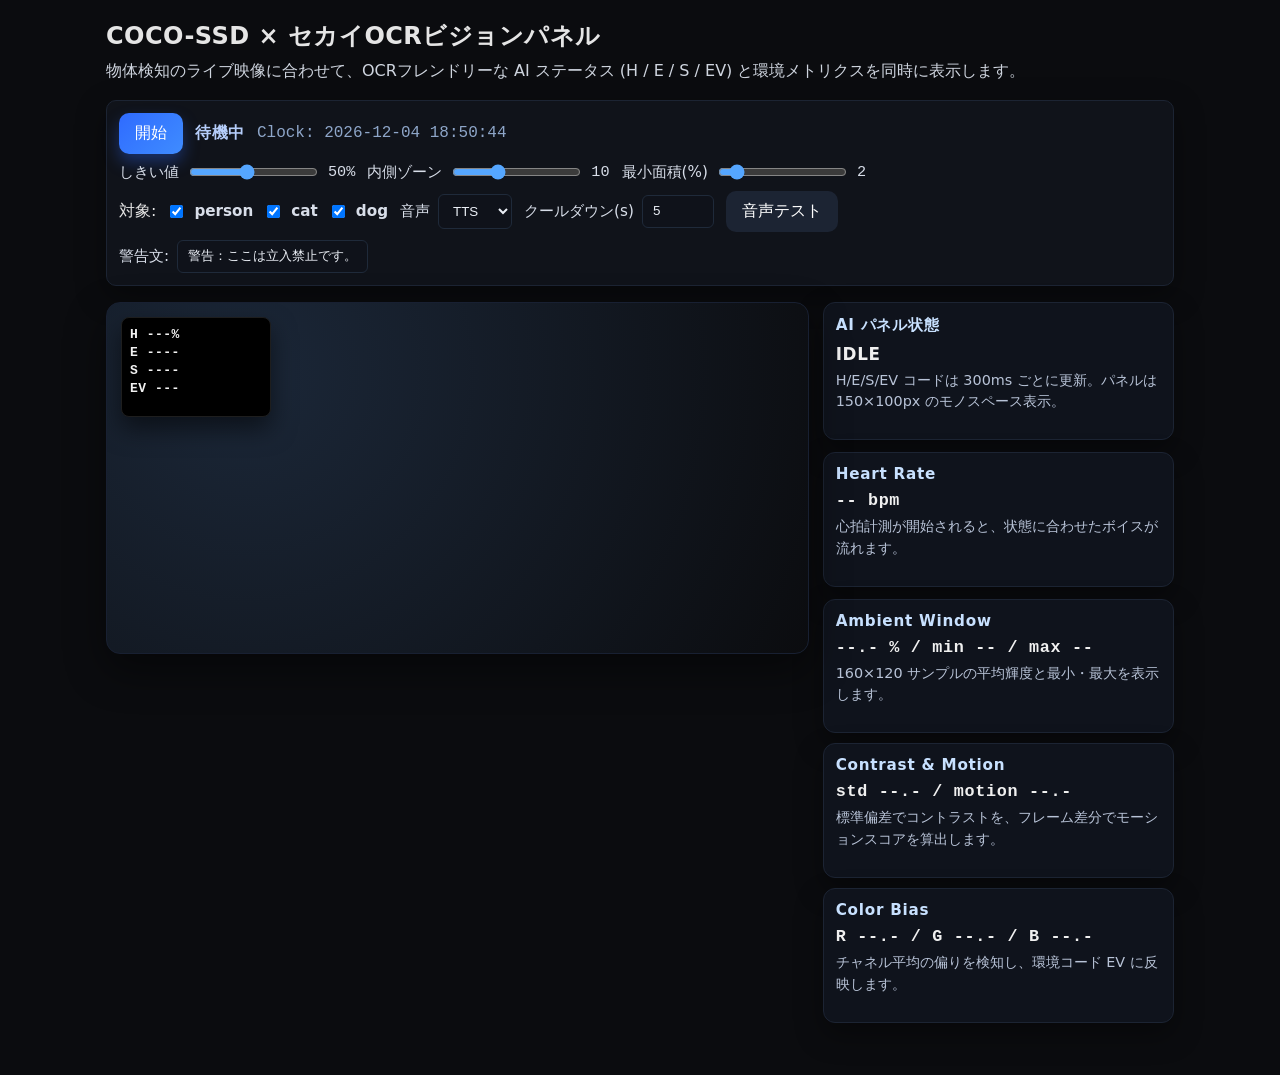
<file: index.html>
<!DOCTYPE html>
<html lang="ja">
<head>
  <meta charset="UTF-8">
  <meta name="viewport" content="width=device-width, initial-scale=1.0">
  <title>COCO-SSD × セカイOCRビジョンパネル</title>
  <link rel="stylesheet" href="style.css">
</head>
<body>
  <div class="wrap">
    <header>
      <h1>COCO-SSD × セカイOCRビジョンパネル</h1>
      <p>物体検知のライブ映像に合わせて、OCRフレンドリーな AI ステータス (H / E / S / EV) と環境メトリクスを同時に表示します。</p>
    </header>

    <div class="controls">
      <div class="control-group">
        <button id="toggle">開始</button>
        <span class="status" id="status">待機中</span>
        <span class="clock">Clock: <span id="clock">--:--:--</span></span>
      </div>
      <div class="control-group sliders">
        <label>しきい値 <input id="threshold" type="range" min="0.1" max="1" step="0.01" value="0.5"><span class="mono" id="thVal">50%</span></label>
        <label>内側ゾーン <input id="zone" type="range" min="0" max="30" step="1" value="10"><span class="mono" id="zoneVal">10</span></label>
        <label>最小面積(%) <input id="minArea" type="range" min="0" max="20" step="1" value="2"><span class="mono" id="minVal">2</span></label>
      </div>
      <div class="control-group">
        <div class="targets">
          <span>対象:</span>
          <label><input type="checkbox" value="person" checked>person</label>
          <label><input type="checkbox" value="cat" checked>cat</label>
          <label><input type="checkbox" value="dog" checked>dog</label>
        </div>
        <label>音声 <select id="voiceMode"><option value="tts">TTS</option><option value="beep">Beep</option><option value="mute">Mute</option></select></label>
        <label>クールダウン(s) <input id="cooldown" type="number" min="0" max="30" value="5" class="mono small"></label>
        <button id="testSpeak" class="ghost">音声テスト</button>
      </div>
      <div class="control-group">
        <label class="wmsg">警告文: <input id="warningText" type="text" value="警告：ここは立入禁止です。直ちに立ち去ってください。"></label>
      </div>
    </div>

    <div class="layout">
      <div class="stage" aria-label="物体検知プレビュー">
        <video id="video" autoplay playsinline muted></video>
        <canvas id="canvas"></canvas>
        <div class="ocr-panel" aria-live="polite" aria-label="AIステータスパネル">
          <pre id="panel-text">H ---%
E ----
S ----
EV ---</pre>
        </div>
      </div>
      <div class="info">
        <div class="card">
          <h3>AI パネル状態</h3>
          <div class="value" id="phase">IDLE</div>
          <p class="desc">H/E/S/EV コードは 300ms ごとに更新。パネルは 150×100px のモノスペース表示。</p>
        </div>
        <div class="card">
          <h3>Heart Rate</h3>
          <div class="value mono" id="bpm">-- bpm</div>
          <p class="desc" id="bpmPhrase">ウェブカメラの緑チャネルから心拍を推定し、状態に合わせたセリフを発話します。</p>
        </div>
        <div class="metrics">
          <div class="card">
            <h3>Ambient Window</h3>
            <div class="value mono" id="ambient">--.- % / min -- / max --</div>
            <p class="desc">160×120 サンプルの平均輝度と最小・最大を表示します。</p>
          </div>
          <div class="card">
            <h3>Contrast & Motion</h3>
            <div class="value mono" id="contrast">std --.- / motion --.-</div>
            <p class="desc">標準偏差でコントラストを、フレーム差分でモーションスコアを算出します。</p>
          </div>
          <div class="card">
            <h3>Color Bias</h3>
            <div class="value mono" id="color">R --.- / G --.- / B --.-</div>
            <p class="desc">チャネル平均の偏りを検知し、環境コード EV に反映します。</p>
          </div>
        </div>
      </div>
    </div>
  </div>

  <canvas id="sample" class="sr-only" width="160" height="120"></canvas>

  <script src="assets/tf.min.js"></script>
  <script src="assets/coco-ssd.min.js"></script>
  <script src="app.js"></script>
</body>
</html>
</file>
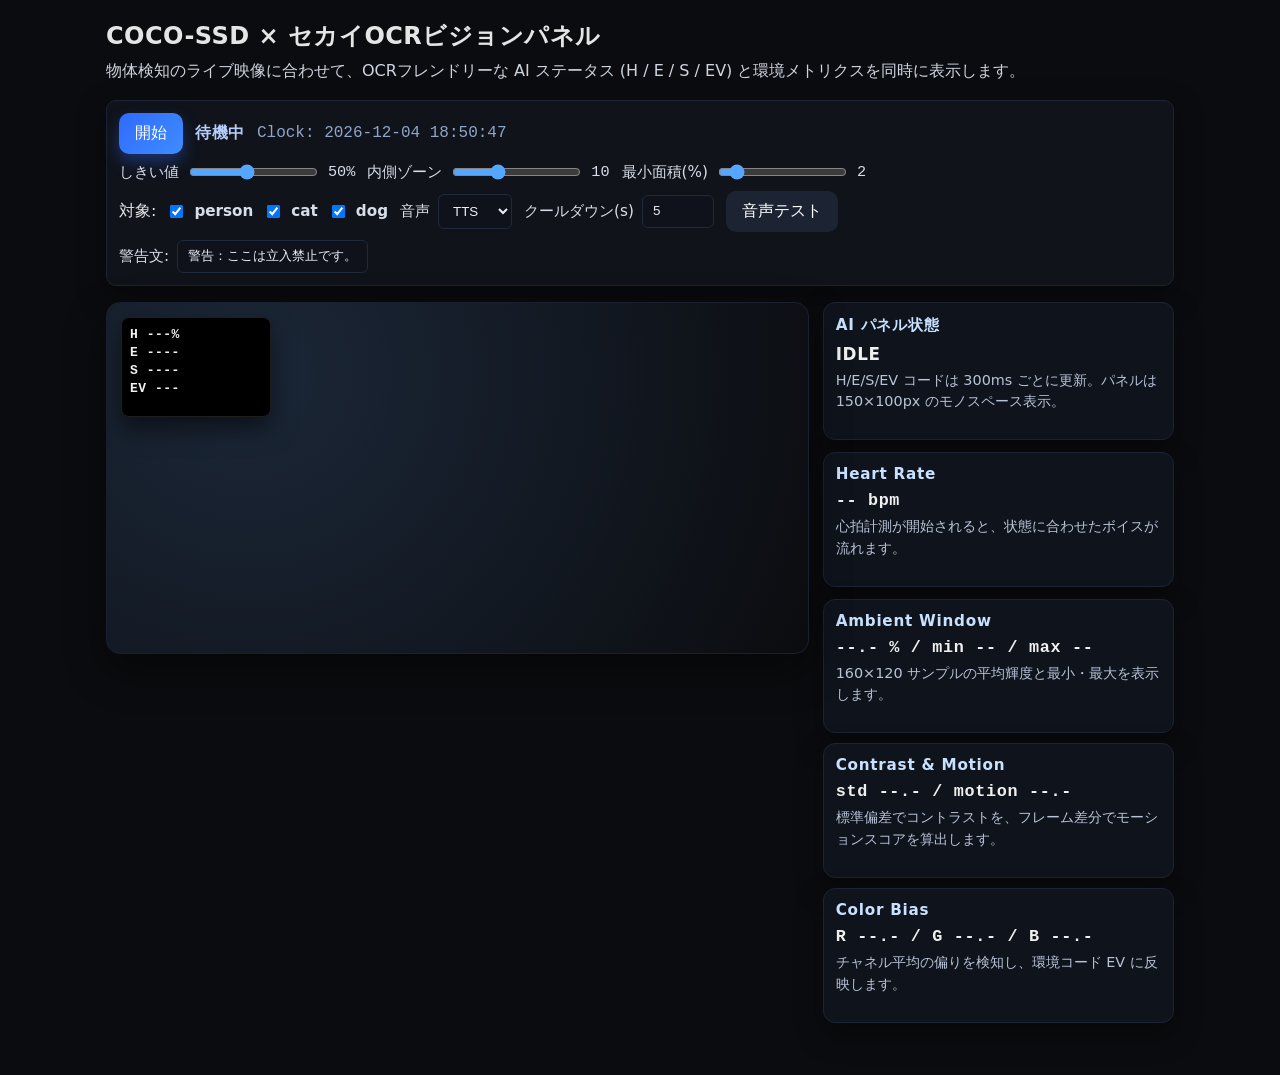
<file: sites/index.html>
<!DOCTYPE html>
<html lang="ja">
<head>
  <meta charset="UTF-8">
  <meta name="viewport" content="width=device-width, initial-scale=1.0">
  <title>COCO-SSD × セカイOCRビジョンパネル</title>
  <link rel="stylesheet" href="./style.css">
</head>
<body>
  <div class="wrap">
    <header>
      <h1>COCO-SSD × セカイOCRビジョンパネル</h1>
      <p>物体検知のライブ映像に合わせて、OCRフレンドリーな AI ステータス (H / E / S / EV) と環境メトリクスを同時に表示します。</p>
    </header>

    <div class="controls">
      <div class="control-group">
        <button id="toggle">開始</button>
        <span class="status" id="status">待機中</span>
        <span class="clock">Clock: <span id="clock">--:--:--</span></span>
      </div>
      <div class="control-group sliders">
        <label>しきい値 <input id="threshold" type="range" min="0.1" max="1" step="0.01" value="0.5"><span class="mono" id="thVal">50%</span></label>
        <label>内側ゾーン <input id="zone" type="range" min="0" max="30" step="1" value="10"><span class="mono" id="zoneVal">10</span></label>
        <label>最小面積(%) <input id="minArea" type="range" min="0" max="20" step="1" value="2"><span class="mono" id="minVal">2</span></label>
      </div>
      <div class="control-group">
        <div class="targets">
          <span>対象:</span>
          <label><input type="checkbox" value="person" checked>person</label>
          <label><input type="checkbox" value="cat" checked>cat</label>
          <label><input type="checkbox" value="dog" checked>dog</label>
        </div>
        <label>音声 <select id="voiceMode"><option value="tts">TTS</option><option value="beep">Beep</option><option value="mute">Mute</option></select></label>
        <label>クールダウン(s) <input id="cooldown" type="number" min="0" max="30" value="5" class="mono small"></label>
        <button id="testSpeak" class="ghost">音声テスト</button>
      </div>
      <div class="control-group">
        <label class="wmsg">警告文: <input id="warningText" type="text" value="警告：ここは立入禁止です。直ちに立ち去ってください。"></label>
      </div>
    </div>

    <div class="layout">
      <div class="stage" aria-label="物体検知プレビュー">
        <video id="video" autoplay playsinline muted></video>
        <canvas id="canvas"></canvas>
        <div class="ocr-panel" aria-live="polite" aria-label="AIステータスパネル">
          <pre id="panel-text">H ---%
E ----
S ----
EV ---</pre>
        </div>
      </div>
      <div class="info">
        <div class="card">
          <h3>AI パネル状態</h3>
          <div class="value" id="phase">IDLE</div>
          <p class="desc">H/E/S/EV コードは 300ms ごとに更新。パネルは 150×100px のモノスペース表示。</p>
        </div>
        <div class="card">
          <h3>Heart Rate</h3>
          <div class="value mono" id="bpm">-- bpm</div>
          <p class="desc" id="bpmPhrase">ウェブカメラの緑チャネルから心拍を推定し、状態に合わせたセリフを発話します。</p>
        </div>
        <div class="metrics">
          <div class="card">
            <h3>Ambient Window</h3>
            <div class="value mono" id="ambient">--.- % / min -- / max --</div>
            <p class="desc">160×120 サンプルの平均輝度と最小・最大を表示します。</p>
          </div>
          <div class="card">
            <h3>Contrast & Motion</h3>
            <div class="value mono" id="contrast">std --.- / motion --.-</div>
            <p class="desc">標準偏差でコントラストを、フレーム差分でモーションスコアを算出します。</p>
          </div>
          <div class="card">
            <h3>Color Bias</h3>
            <div class="value mono" id="color">R --.- / G --.- / B --.-</div>
            <p class="desc">チャネル平均の偏りを検知し、環境コード EV に反映します。</p>
          </div>
        </div>
      </div>
    </div>
  </div>

  <canvas id="sample" class="sr-only" width="160" height="120"></canvas>

  <script src="https://kg-ninja.github.io/COCOSSDdemo/assets/tf.min.js"></script>
  <script src="https://kg-ninja.github.io/COCOSSDdemo/assets/coco-ssd.min.js"></script>
  <script src="./app.js"></script>
</body>
</html>
</file>
<file: style.css>
:root { color-scheme: light dark; }
* { box-sizing: border-box; }
body { margin: 0; font-family: 'IBM Plex Sans', 'Noto Sans JP', system-ui, -apple-system, sans-serif; background: #0b0c0f; color: #e5e5e5; }

.wrap { max-width: 1100px; margin: 0 auto; padding: 20px 16px 48px; display: flex; flex-direction: column; gap: 16px; }
header h1 { margin: 0; font-size: 1.5rem; letter-spacing: 0.02em; }
header p { margin: 6px 0 0; color: #cfd5df; line-height: 1.6; }

.controls { display: flex; flex-direction: column; gap: 8px; background: #10131a; border: 1px solid #1c2433; border-radius: 10px; padding: 12px; box-shadow: 0 10px 30px rgba(0,0,0,0.35); }
.control-group { display: flex; flex-wrap: wrap; gap: 12px; align-items: center; }
.control-group label { display: flex; align-items: center; gap: 8px; font-size: 0.95rem; color: #d8dee9; }
.control-group input[type="range"] { accent-color: #55a6ff; }
.control-group input[type="text"], .control-group input[type="number"] { padding: 8px 10px; border-radius: 6px; border: 1px solid #1f2a3a; background: #0f121a; color: #eaeef5; }
.control-group select { padding: 8px 10px; border-radius: 6px; border: 1px solid #1f2a3a; background: #0f121a; color: #eaeef5; }
.control-group .small { width: 72px; }
.control-group .wmsg { flex: 1 1 360px; }

button { padding: 10px 16px; font-size: 1rem; background: linear-gradient(135deg, #2f6bff, #3f8cff); color: #fff; border: none; border-radius: 10px; cursor: pointer; box-shadow: 0 8px 16px rgba(47,107,255,0.35); transition: transform 0.08s ease, box-shadow 0.08s ease; }
button:hover { transform: translateY(-1px); box-shadow: 0 12px 24px rgba(47,107,255,0.4); }
button:active { transform: translateY(0); }
button.ghost { background: #1c2433; box-shadow: none; }
.status { font-weight: 700; letter-spacing: 0.04em; color: #b5cdfa; }
.clock { color: #8ea6c9; font-family: 'Roboto Mono', monospace; }
.targets { display: flex; gap: 10px; align-items: center; }
.targets label { font-weight: 600; }
.mono { font-family: 'Roboto Mono', 'SFMono-Regular', Consolas, monospace; }

.layout { display: grid; grid-template-columns: 2fr 1fr; gap: 14px; align-items: start; }
@media (max-width: 900px) { .layout { grid-template-columns: 1fr; } }

.stage { position: relative; width: 100%; border-radius: 14px; overflow: hidden; background: radial-gradient(circle at 20% 20%, #1b2738, #0b0c0f); border: 1px solid #182032; box-shadow: 0 16px 40px rgba(0,0,0,0.45); }
video, canvas { width: 100%; height: auto; display: block; }
video { filter: brightness(1.05); }
canvas { position: absolute; inset: 0; pointer-events: none; }

.ocr-panel { position: absolute; left: 14px; top: 14px; width: 150px; height: 100px; background: #000; color: #f2f2f2; padding: 8px; border-radius: 8px; border: 1px solid #1e1e1e; box-shadow: 0 12px 24px rgba(0,0,0,0.5); }
.ocr-panel pre { margin: 0; font: 700 13px/1.4 "Roboto Mono", "SFMono-Regular", Consolas, monospace; letter-spacing: 0.04em; }

.info { display: flex; flex-direction: column; gap: 12px; }
.metrics { display: grid; grid-template-columns: 1fr; gap: 10px; }
.card { background: #0f131c; border: 1px solid #1c2433; border-radius: 12px; padding: 12px; box-shadow: 0 12px 28px rgba(0,0,0,0.35); }
.card h3 { margin: 0 0 8px; font-size: 0.95rem; letter-spacing: 0.05em; color: #c8e1ff; }
.card .value { font-size: 1.05rem; font-weight: 700; letter-spacing: 0.04em; color: #f0f0f0; }
.card .desc { margin-top: 6px; font-size: 0.9rem; color: #b8c3d7; line-height: 1.5; }

.sr-only { position: absolute; width: 1px; height: 1px; padding: 0; margin: -1px; overflow: hidden; clip: rect(0, 0, 0, 0); white-space: nowrap; border: 0; }
</file>
<file: sites/style.css>
:root { color-scheme: light dark; }
* { box-sizing: border-box; }
body { margin: 0; font-family: 'IBM Plex Sans', 'Noto Sans JP', system-ui, -apple-system, sans-serif; background: #0b0c0f; color: #e5e5e5; }

.wrap { max-width: 1100px; margin: 0 auto; padding: 20px 16px 48px; display: flex; flex-direction: column; gap: 16px; }
header h1 { margin: 0; font-size: 1.5rem; letter-spacing: 0.02em; }
header p { margin: 6px 0 0; color: #cfd5df; line-height: 1.6; }

.controls { display: flex; flex-direction: column; gap: 8px; background: #10131a; border: 1px solid #1c2433; border-radius: 10px; padding: 12px; box-shadow: 0 10px 30px rgba(0,0,0,0.35); }
.control-group { display: flex; flex-wrap: wrap; gap: 12px; align-items: center; }
.control-group label { display: flex; align-items: center; gap: 8px; font-size: 0.95rem; color: #d8dee9; }
.control-group input[type="range"] { accent-color: #55a6ff; }
.control-group input[type="text"], .control-group input[type="number"] { padding: 8px 10px; border-radius: 6px; border: 1px solid #1f2a3a; background: #0f121a; color: #eaeef5; }
.control-group select { padding: 8px 10px; border-radius: 6px; border: 1px solid #1f2a3a; background: #0f121a; color: #eaeef5; }
.control-group .small { width: 72px; }
.control-group .wmsg { flex: 1 1 360px; }

button { padding: 10px 16px; font-size: 1rem; background: linear-gradient(135deg, #2f6bff, #3f8cff); color: #fff; border: none; border-radius: 10px; cursor: pointer; box-shadow: 0 8px 16px rgba(47,107,255,0.35); transition: transform 0.08s ease, box-shadow 0.08s ease; }
button:hover { transform: translateY(-1px); box-shadow: 0 12px 24px rgba(47,107,255,0.4); }
button:active { transform: translateY(0); }
button.ghost { background: #1c2433; box-shadow: none; }
.status { font-weight: 700; letter-spacing: 0.04em; color: #b5cdfa; }
.clock { color: #8ea6c9; font-family: 'Roboto Mono', monospace; }
.targets { display: flex; gap: 10px; align-items: center; }
.targets label { font-weight: 600; }
.mono { font-family: 'Roboto Mono', 'SFMono-Regular', Consolas, monospace; }

.layout { display: grid; grid-template-columns: 2fr 1fr; gap: 14px; align-items: start; }
@media (max-width: 900px) { .layout { grid-template-columns: 1fr; } }

.stage { position: relative; width: 100%; border-radius: 14px; overflow: hidden; background: radial-gradient(circle at 20% 20%, #1b2738, #0b0c0f); border: 1px solid #182032; box-shadow: 0 16px 40px rgba(0,0,0,0.45); }
video, canvas { width: 100%; height: auto; display: block; }
video { filter: brightness(1.05); }
canvas { position: absolute; inset: 0; pointer-events: none; }

.ocr-panel { position: absolute; left: 14px; top: 14px; width: 150px; height: 100px; background: #000; color: #f2f2f2; padding: 8px; border-radius: 8px; border: 1px solid #1e1e1e; box-shadow: 0 12px 24px rgba(0,0,0,0.5); }
.ocr-panel pre { margin: 0; font: 700 13px/1.4 "Roboto Mono", "SFMono-Regular", Consolas, monospace; letter-spacing: 0.04em; }

.info { display: flex; flex-direction: column; gap: 12px; }
.metrics { display: grid; grid-template-columns: 1fr; gap: 10px; }
.card { background: #0f131c; border: 1px solid #1c2433; border-radius: 12px; padding: 12px; box-shadow: 0 12px 28px rgba(0,0,0,0.35); }
.card h3 { margin: 0 0 8px; font-size: 0.95rem; letter-spacing: 0.05em; color: #c8e1ff; }
.card .value { font-size: 1.05rem; font-weight: 700; letter-spacing: 0.04em; color: #f0f0f0; }
.card .desc { margin-top: 6px; font-size: 0.9rem; color: #b8c3d7; line-height: 1.5; }

.sr-only { position: absolute; width: 1px; height: 1px; padding: 0; margin: -1px; overflow: hidden; clip: rect(0, 0, 0, 0); white-space: nowrap; border: 0; }
</file>
